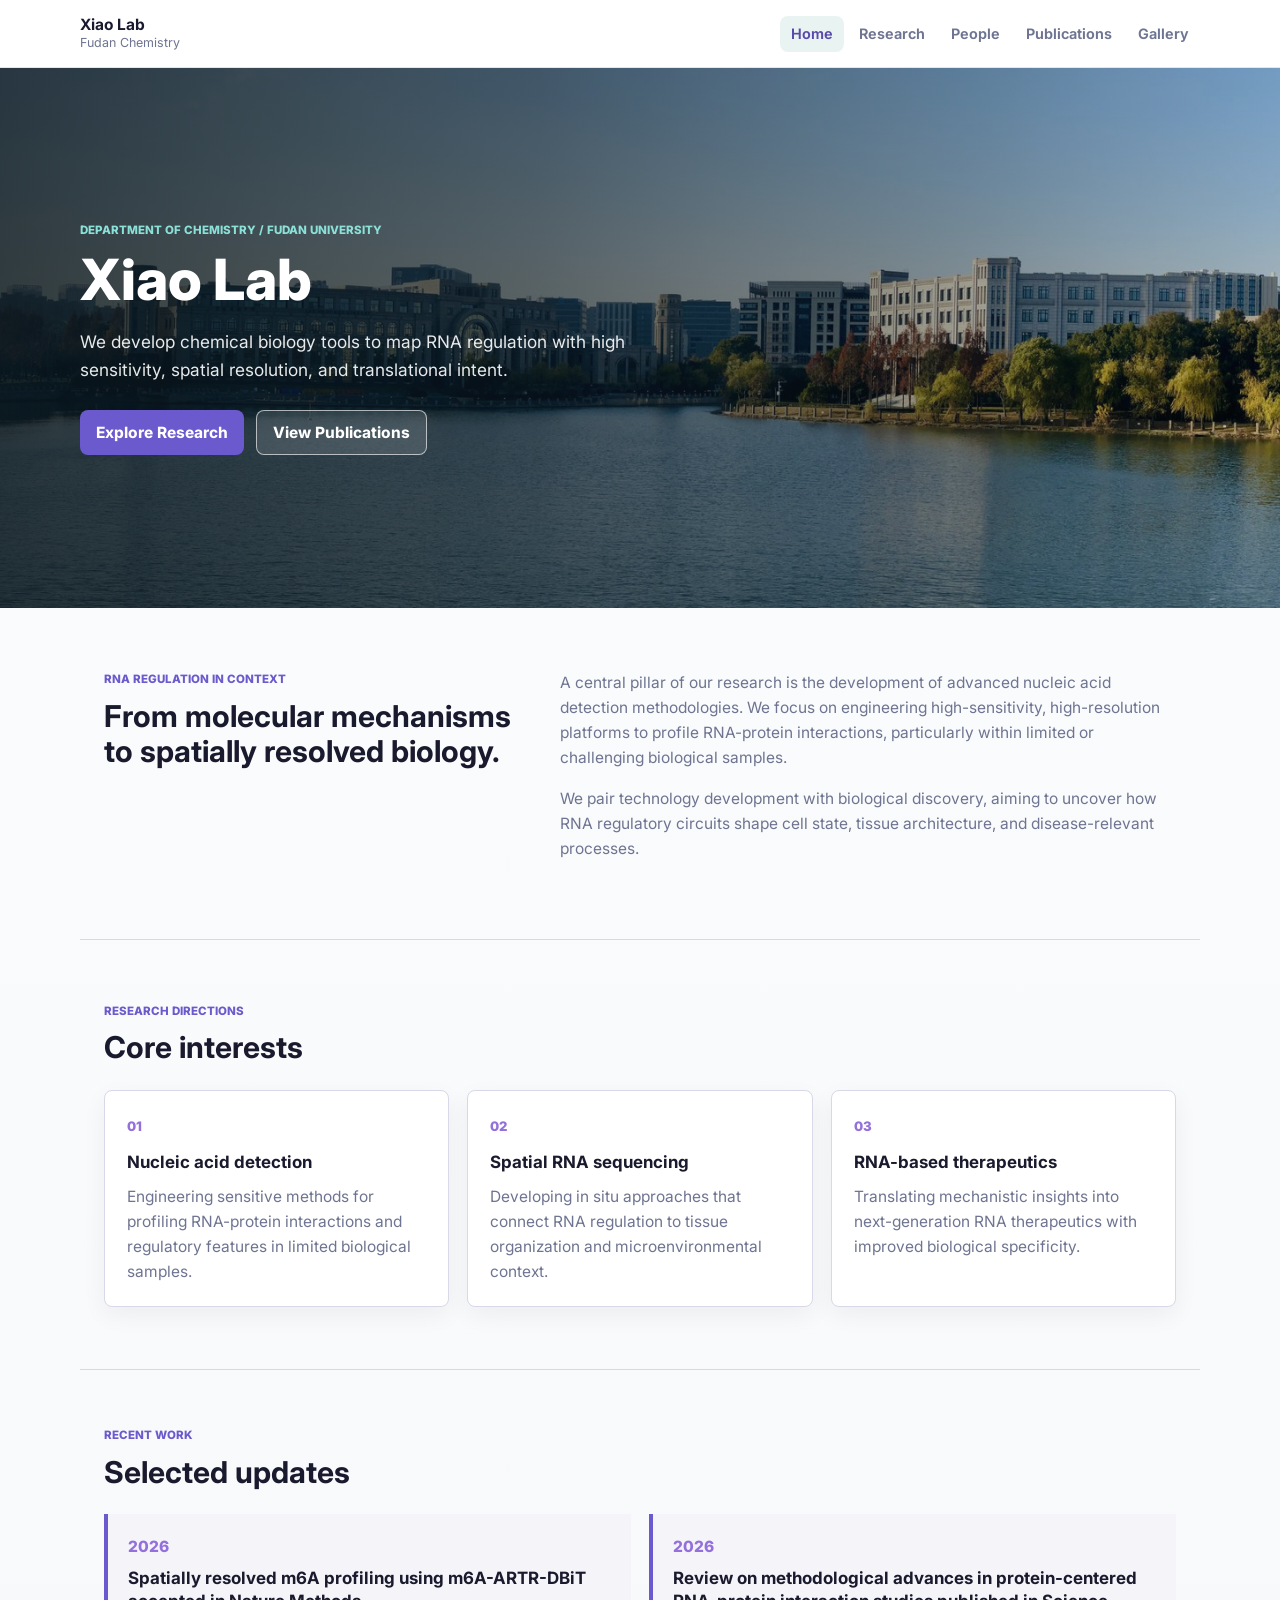
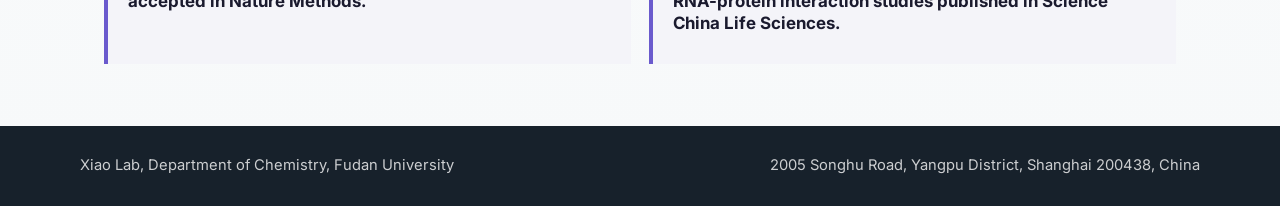
<file: index.html>
<!DOCTYPE html>
<html lang="en">
<head>
  <meta charset="utf-8">
  <meta name="viewport" content="width=device-width, initial-scale=1">
  <title>Xiao Lab | Fudan University</title>
  <meta name="description" content="Xiao Lab at the Department of Chemistry, Fudan University. Chemical biology tools for RNA regulation, spatial sequencing, and RNA-based therapeutics.">
  <link rel="preconnect" href="https://fonts.googleapis.com">
  <link rel="preconnect" href="https://fonts.gstatic.com" crossorigin>
  <link href="https://fonts.googleapis.com/css2?family=Inter:wght@300;400;600;700;800;900&display=swap" rel="stylesheet">
  <link rel="preload" as="image" href="assets/fudan-campus.jpg">
  <link rel="stylesheet" href="assets/styles.css">
</head>
<body>
  <header class="site-header">
    <a class="brand" href="index.html" aria-label="Xiao Lab home">
      <span>
        <strong>Xiao Lab</strong>
        <small>Fudan Chemistry</small>
      </span>
    </a>
    <button class="nav-toggle" aria-expanded="false" aria-label="Toggle navigation">
      <span class="bar"></span>
      <span class="bar"></span>
      <span class="bar"></span>
    </button>
    <nav class="site-nav" aria-label="Primary navigation">
      <a class="active" href="index.html">Home</a>
      <a href="research.html">Research</a>
      <a href="people.html">People</a>
      <a href="publications.html">Publications</a>
      <a href="gallery.html">Gallery</a>
    </nav>
  </header>

  <main>
    <section class="hero" aria-label="Xiao Lab introduction">
      <div class="hero-copy">
        <p class="eyebrow">Department of Chemistry / Fudan University</p>
        <h1>Xiao Lab</h1>
        <p>We develop chemical biology tools to map RNA regulation with high sensitivity, spatial resolution, and translational intent.</p>
        <div class="hero-actions">
          <a class="button" href="research.html">Explore Research</a>
          <a class="button button-ghost" href="publications.html">View Publications</a>
        </div>
      </div>
    </section>

    <section class="section intro-grid">
      <div>
        <p class="eyebrow">RNA regulation in context</p>
        <h2>From molecular mechanisms to spatially resolved biology.</h2>
      </div>
      <div class="intro-copy">
        <p>A central pillar of our research is the development of advanced nucleic acid detection methodologies. We focus on engineering high-sensitivity, high-resolution platforms to profile RNA-protein interactions, particularly within limited or challenging biological samples.</p>
        <p>We pair technology development with biological discovery, aiming to uncover how RNA regulatory circuits shape cell state, tissue architecture, and disease-relevant processes.</p>
      </div>
    </section>

    <section class="section">
      <div class="section-heading">
        <p class="eyebrow">Research directions</p>
        <h2>Core interests</h2>
      </div>
      <div class="research-cards">
        <article class="card">
          <span class="card-kicker">01</span>
          <h3>Nucleic acid detection</h3>
          <p>Engineering sensitive methods for profiling RNA-protein interactions and regulatory features in limited biological samples.</p>
        </article>
        <article class="card">
          <span class="card-kicker">02</span>
          <h3>Spatial RNA sequencing</h3>
          <p>Developing in situ approaches that connect RNA regulation to tissue organization and microenvironmental context.</p>
        </article>
        <article class="card">
          <span class="card-kicker">03</span>
          <h3>RNA-based therapeutics</h3>
          <p>Translating mechanistic insights into next-generation RNA therapeutics with improved biological specificity.</p>
        </article>
      </div>
    </section>

    <section class="section news-band">
      <div class="section-heading">
        <p class="eyebrow">Recent work</p>
        <h2>Selected updates</h2>
      </div>
      <div class="news-list">
        <article>
          <time>2026</time>
          <h3>Spatially resolved m6A profiling using m6A-ARTR-DBiT accepted in Nature Methods.</h3>
        </article>
        <article>
          <time>2026</time>
          <h3>Review on methodological advances in protein-centered RNA-protein interaction studies published in Science China Life Sciences.</h3>
        </article>
      </div>
    </section>
  </main>

  <footer class="site-footer">
    <p>Xiao Lab, Department of Chemistry, Fudan University</p>
    <p>2005 Songhu Road, Yangpu District, Shanghai 200438, China</p>
  </footer>
  <script>
    (function () {
      var btn = document.querySelector('.nav-toggle');
      var nav = document.querySelector('.site-nav');
      if (!btn || !nav) return;
      btn.addEventListener('click', function () {
        var open = nav.classList.toggle('open');
        btn.setAttribute('aria-expanded', open);
      });
    })();
  </script>
</body>
</html>
</file>
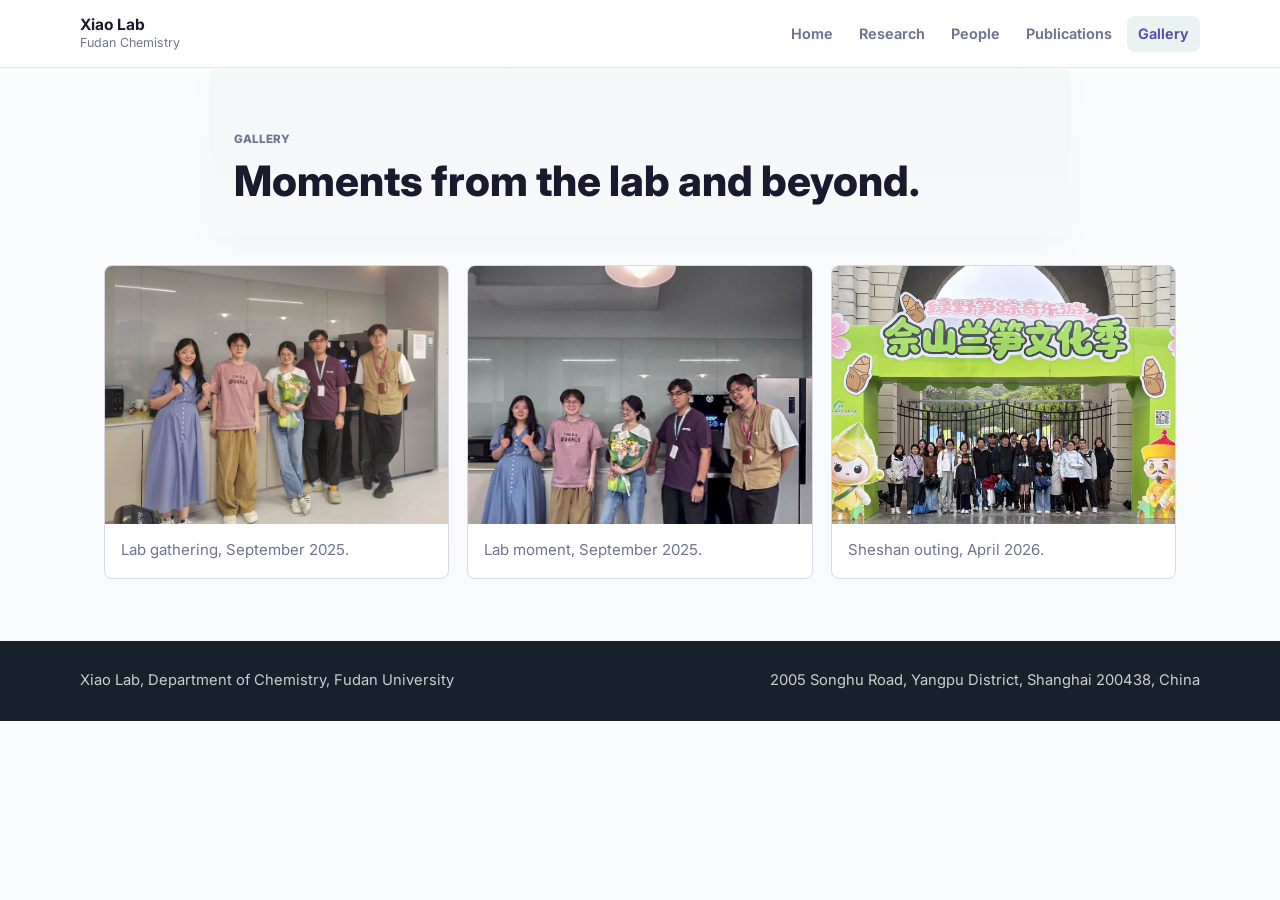
<file: gallery.html>
<!DOCTYPE html>
<html lang="en">
<head>
  <meta charset="utf-8">
  <meta name="viewport" content="width=device-width, initial-scale=1">
  <title>Gallery | Xiao Lab</title>
  <meta name="description" content="Gallery from Xiao Lab at Fudan University.">
  <link rel="preconnect" href="https://fonts.googleapis.com">
  <link rel="preconnect" href="https://fonts.gstatic.com" crossorigin>
  <link href="https://fonts.googleapis.com/css2?family=Inter:wght@300;400;600;700;800;900&display=swap" rel="stylesheet">
  <link rel="stylesheet" href="assets/styles.css">
</head>
<body>
  <header class="site-header">
    <a class="brand" href="index.html" aria-label="Xiao Lab home">
      <span>
        <strong>Xiao Lab</strong>
        <small>Fudan Chemistry</small>
      </span>
    </a>
    <button class="nav-toggle" aria-expanded="false" aria-label="Toggle navigation">
      <span class="bar"></span>
      <span class="bar"></span>
      <span class="bar"></span>
    </button>
    <nav class="site-nav" aria-label="Primary navigation">
      <a href="index.html">Home</a>
      <a href="research.html">Research</a>
      <a href="people.html">People</a>
      <a href="publications.html">Publications</a>
      <a class="active" href="gallery.html">Gallery</a>
    </nav>
  </header>

  <main>
    <section class="page-hero compact-hero">
      <p class="eyebrow">Gallery</p>
      <h1>Moments from the lab and beyond.</h1>
    </section>

    <section class="section gallery-grid">
      <figure>
        <img src="assets/gallery-20250910-2.jpg" alt="Lab group photo" loading="lazy" decoding="async">
        <figcaption>Lab gathering, September 2025.</figcaption>
      </figure>
      <figure>
        <img src="assets/gallery-20250910.jpg" alt="Lab members together" loading="lazy" decoding="async">
        <figcaption>Lab moment, September 2025.</figcaption>
      </figure>
      <figure>
        <img src="assets/gallery-20260411-sheshan.jpg" alt="Group visit to Sheshan" loading="lazy" decoding="async">
        <figcaption>Sheshan outing, April 2026.</figcaption>
      </figure>
    </section>
  </main>

  <footer class="site-footer">
    <p>Xiao Lab, Department of Chemistry, Fudan University</p>
    <p>2005 Songhu Road, Yangpu District, Shanghai 200438, China</p>
  </footer>
  <script>
    (function () {
      var btn = document.querySelector('.nav-toggle');
      var nav = document.querySelector('.site-nav');
      if (!btn || !nav) return;
      btn.addEventListener('click', function () {
        var open = nav.classList.toggle('open');
        btn.setAttribute('aria-expanded', open);
      });
    })();
  </script>
</body>
</html>
</file>
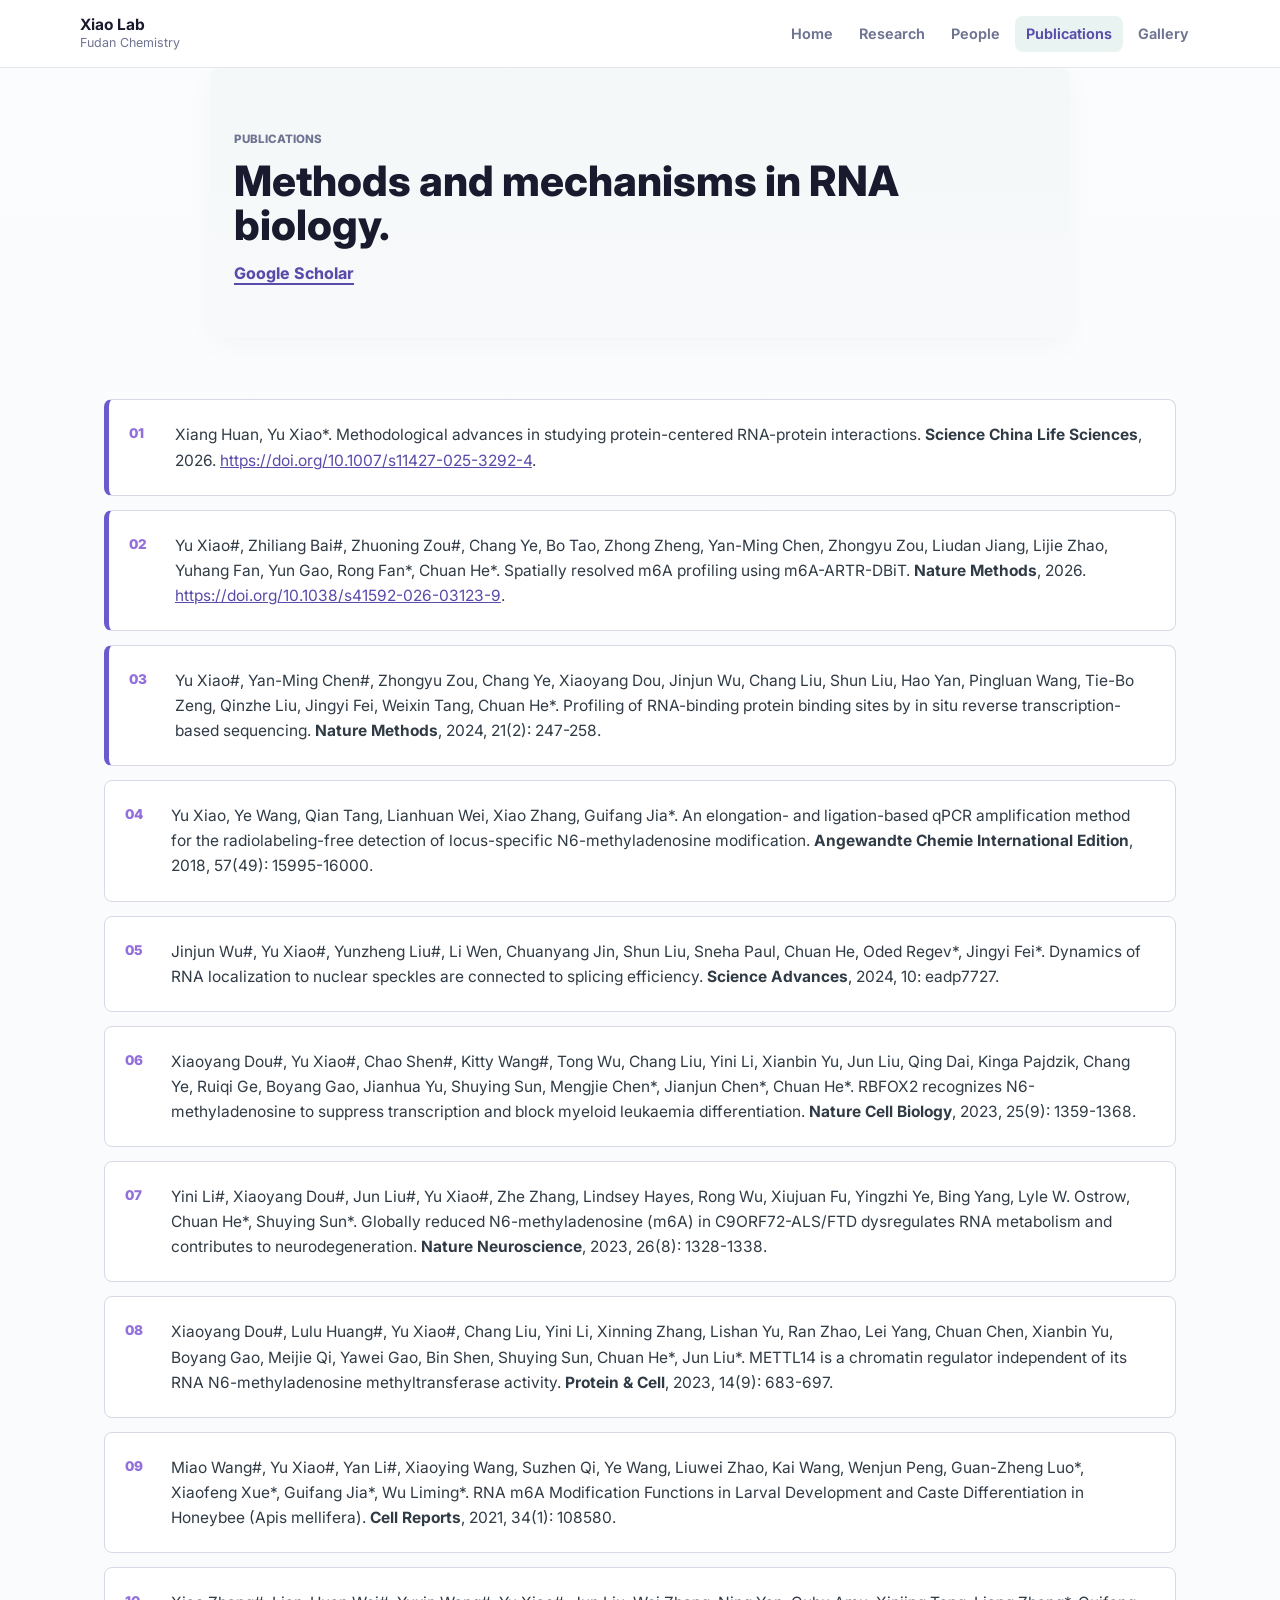
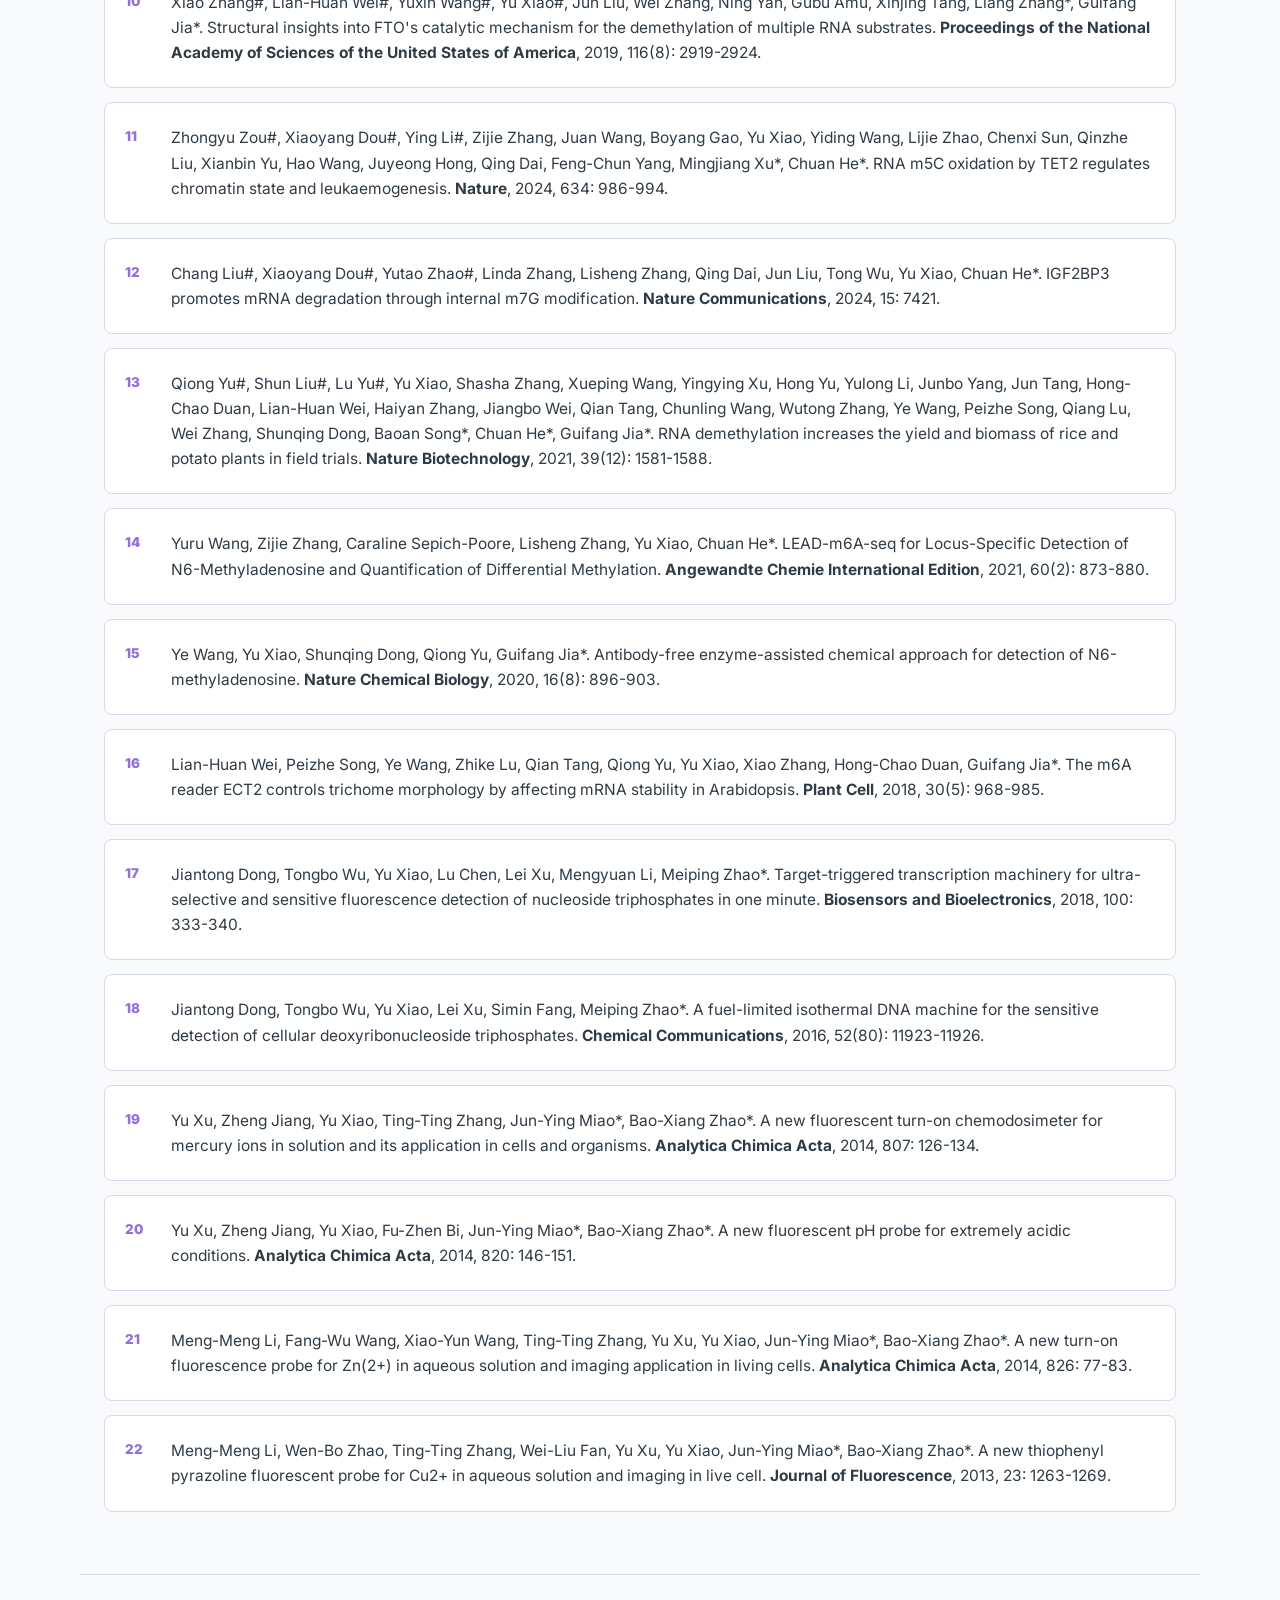
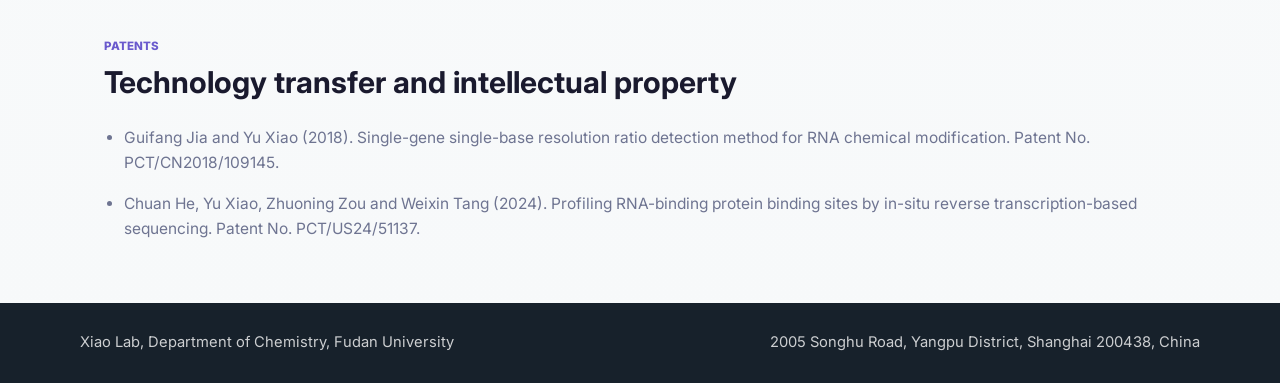
<file: publications.html>
<!DOCTYPE html>
<html lang="en">
<head>
  <meta charset="utf-8">
  <meta name="viewport" content="width=device-width, initial-scale=1">
  <title>Publications | Xiao Lab</title>
  <meta name="description" content="Publications from Xiao Lab and Yu Xiao.">
  <link rel="preconnect" href="https://fonts.googleapis.com">
  <link rel="preconnect" href="https://fonts.gstatic.com" crossorigin>
  <link href="https://fonts.googleapis.com/css2?family=Inter:wght@300;400;600;700;800;900&display=swap" rel="stylesheet">
  <link rel="stylesheet" href="assets/styles.css">
</head>
<body>
  <header class="site-header">
    <a class="brand" href="index.html" aria-label="Xiao Lab home">
      <span>
        <strong>Xiao Lab</strong>
        <small>Fudan Chemistry</small>
      </span>
    </a>
    <button class="nav-toggle" aria-expanded="false" aria-label="Toggle navigation">
      <span class="bar"></span>
      <span class="bar"></span>
      <span class="bar"></span>
    </button>
    <nav class="site-nav" aria-label="Primary navigation">
      <a href="index.html">Home</a>
      <a href="research.html">Research</a>
      <a href="people.html">People</a>
      <a class="active" href="publications.html">Publications</a>
      <a href="gallery.html">Gallery</a>
    </nav>
  </header>

  <main>
    <section class="page-hero compact-hero">
      <p class="eyebrow">Publications</p>
      <h1>Methods and mechanisms in RNA biology.</h1>
      <p><a class="text-link" href="https://scholar.google.com/citations?user=_khXGroAAAAJ&amp;hl=zh-CN">Google Scholar</a></p>
    </section>

    <section class="section publications">
      <ol class="publication-list">
        <li class="featured-publication">
          <p>Xiang Huan, Yu Xiao*. Methodological advances in studying protein-centered RNA-protein interactions. <strong>Science China Life Sciences</strong>, 2026. <a href="https://doi.org/10.1007/s11427-025-3292-4">https://doi.org/10.1007/s11427-025-3292-4</a>.</p>
        </li>
        <li class="featured-publication">
          <p>Yu Xiao#, Zhiliang Bai#, Zhuoning Zou#, Chang Ye, Bo Tao, Zhong Zheng, Yan-Ming Chen, Zhongyu Zou, Liudan Jiang, Lijie Zhao, Yuhang Fan, Yun Gao, Rong Fan*, Chuan He*. Spatially resolved m6A profiling using m6A-ARTR-DBiT. <strong>Nature Methods</strong>, 2026. <a href="https://doi.org/10.1038/s41592-026-03123-9">https://doi.org/10.1038/s41592-026-03123-9</a>.</p>
        </li>
        <li class="featured-publication">
          <p>Yu Xiao#, Yan-Ming Chen#, Zhongyu Zou, Chang Ye, Xiaoyang Dou, Jinjun Wu, Chang Liu, Shun Liu, Hao Yan, Pingluan Wang, Tie-Bo Zeng, Qinzhe Liu, Jingyi Fei, Weixin Tang, Chuan He*. Profiling of RNA-binding protein binding sites by in situ reverse transcription-based sequencing. <strong>Nature Methods</strong>, 2024, 21(2): 247-258.</p>
        </li>
        <li>
          <p>Yu Xiao, Ye Wang, Qian Tang, Lianhuan Wei, Xiao Zhang, Guifang Jia*. An elongation- and ligation-based qPCR amplification method for the radiolabeling-free detection of locus-specific N6-methyladenosine modification. <strong>Angewandte Chemie International Edition</strong>, 2018, 57(49): 15995-16000.</p>
        </li>
        <li>
          <p>Jinjun Wu#, Yu Xiao#, Yunzheng Liu#, Li Wen, Chuanyang Jin, Shun Liu, Sneha Paul, Chuan He, Oded Regev*, Jingyi Fei*. Dynamics of RNA localization to nuclear speckles are connected to splicing efficiency. <strong>Science Advances</strong>, 2024, 10: eadp7727.</p>
        </li>
        <li>
          <p>Xiaoyang Dou#, Yu Xiao#, Chao Shen#, Kitty Wang#, Tong Wu, Chang Liu, Yini Li, Xianbin Yu, Jun Liu, Qing Dai, Kinga Pajdzik, Chang Ye, Ruiqi Ge, Boyang Gao, Jianhua Yu, Shuying Sun, Mengjie Chen*, Jianjun Chen*, Chuan He*. RBFOX2 recognizes N6-methyladenosine to suppress transcription and block myeloid leukaemia differentiation. <strong>Nature Cell Biology</strong>, 2023, 25(9): 1359-1368.</p>
        </li>
        <li>
          <p>Yini Li#, Xiaoyang Dou#, Jun Liu#, Yu Xiao#, Zhe Zhang, Lindsey Hayes, Rong Wu, Xiujuan Fu, Yingzhi Ye, Bing Yang, Lyle W. Ostrow, Chuan He*, Shuying Sun*. Globally reduced N6-methyladenosine (m6A) in C9ORF72-ALS/FTD dysregulates RNA metabolism and contributes to neurodegeneration. <strong>Nature Neuroscience</strong>, 2023, 26(8): 1328-1338.</p>
        </li>
        <li>
          <p>Xiaoyang Dou#, Lulu Huang#, Yu Xiao#, Chang Liu, Yini Li, Xinning Zhang, Lishan Yu, Ran Zhao, Lei Yang, Chuan Chen, Xianbin Yu, Boyang Gao, Meijie Qi, Yawei Gao, Bin Shen, Shuying Sun, Chuan He*, Jun Liu*. METTL14 is a chromatin regulator independent of its RNA N6-methyladenosine methyltransferase activity. <strong>Protein &amp; Cell</strong>, 2023, 14(9): 683-697.</p>
        </li>
        <li>
          <p>Miao Wang#, Yu Xiao#, Yan Li#, Xiaoying Wang, Suzhen Qi, Ye Wang, Liuwei Zhao, Kai Wang, Wenjun Peng, Guan-Zheng Luo*, Xiaofeng Xue*, Guifang Jia*, Wu Liming*. RNA m6A Modification Functions in Larval Development and Caste Differentiation in Honeybee (Apis mellifera). <strong>Cell Reports</strong>, 2021, 34(1): 108580.</p>
        </li>
        <li>
          <p>Xiao Zhang#, Lian-Huan Wei#, Yuxin Wang#, Yu Xiao#, Jun Liu, Wei Zhang, Ning Yan, Gubu Amu, Xinjing Tang, Liang Zhang*, Guifang Jia*. Structural insights into FTO's catalytic mechanism for the demethylation of multiple RNA substrates. <strong>Proceedings of the National Academy of Sciences of the United States of America</strong>, 2019, 116(8): 2919-2924.</p>
        </li>
        <li>
          <p>Zhongyu Zou#, Xiaoyang Dou#, Ying Li#, Zijie Zhang, Juan Wang, Boyang Gao, Yu Xiao, Yiding Wang, Lijie Zhao, Chenxi Sun, Qinzhe Liu, Xianbin Yu, Hao Wang, Juyeong Hong, Qing Dai, Feng-Chun Yang, Mingjiang Xu*, Chuan He*. RNA m5C oxidation by TET2 regulates chromatin state and leukaemogenesis. <strong>Nature</strong>, 2024, 634: 986-994.</p>
        </li>
        <li>
          <p>Chang Liu#, Xiaoyang Dou#, Yutao Zhao#, Linda Zhang, Lisheng Zhang, Qing Dai, Jun Liu, Tong Wu, Yu Xiao, Chuan He*. IGF2BP3 promotes mRNA degradation through internal m7G modification. <strong>Nature Communications</strong>, 2024, 15: 7421.</p>
        </li>
        <li>
          <p>Qiong Yu#, Shun Liu#, Lu Yu#, Yu Xiao, Shasha Zhang, Xueping Wang, Yingying Xu, Hong Yu, Yulong Li, Junbo Yang, Jun Tang, Hong-Chao Duan, Lian-Huan Wei, Haiyan Zhang, Jiangbo Wei, Qian Tang, Chunling Wang, Wutong Zhang, Ye Wang, Peizhe Song, Qiang Lu, Wei Zhang, Shunqing Dong, Baoan Song*, Chuan He*, Guifang Jia*. RNA demethylation increases the yield and biomass of rice and potato plants in field trials. <strong>Nature Biotechnology</strong>, 2021, 39(12): 1581-1588.</p>
        </li>
        <li>
          <p>Yuru Wang, Zijie Zhang, Caraline Sepich-Poore, Lisheng Zhang, Yu Xiao, Chuan He*. LEAD-m6A-seq for Locus-Specific Detection of N6-Methyladenosine and Quantification of Differential Methylation. <strong>Angewandte Chemie International Edition</strong>, 2021, 60(2): 873-880.</p>
        </li>
        <li>
          <p>Ye Wang, Yu Xiao, Shunqing Dong, Qiong Yu, Guifang Jia*. Antibody-free enzyme-assisted chemical approach for detection of N6-methyladenosine. <strong>Nature Chemical Biology</strong>, 2020, 16(8): 896-903.</p>
        </li>
        <li>
          <p>Lian-Huan Wei, Peizhe Song, Ye Wang, Zhike Lu, Qian Tang, Qiong Yu, Yu Xiao, Xiao Zhang, Hong-Chao Duan, Guifang Jia*. The m6A reader ECT2 controls trichome morphology by affecting mRNA stability in Arabidopsis. <strong>Plant Cell</strong>, 2018, 30(5): 968-985.</p>
        </li>
        <li>
          <p>Jiantong Dong, Tongbo Wu, Yu Xiao, Lu Chen, Lei Xu, Mengyuan Li, Meiping Zhao*. Target-triggered transcription machinery for ultra-selective and sensitive fluorescence detection of nucleoside triphosphates in one minute. <strong>Biosensors and Bioelectronics</strong>, 2018, 100: 333-340.</p>
        </li>
        <li>
          <p>Jiantong Dong, Tongbo Wu, Yu Xiao, Lei Xu, Simin Fang, Meiping Zhao*. A fuel-limited isothermal DNA machine for the sensitive detection of cellular deoxyribonucleoside triphosphates. <strong>Chemical Communications</strong>, 2016, 52(80): 11923-11926.</p>
        </li>
        <li>
          <p>Yu Xu, Zheng Jiang, Yu Xiao, Ting-Ting Zhang, Jun-Ying Miao*, Bao-Xiang Zhao*. A new fluorescent turn-on chemodosimeter for mercury ions in solution and its application in cells and organisms. <strong>Analytica Chimica Acta</strong>, 2014, 807: 126-134.</p>
        </li>
        <li>
          <p>Yu Xu, Zheng Jiang, Yu Xiao, Fu-Zhen Bi, Jun-Ying Miao*, Bao-Xiang Zhao*. A new fluorescent pH probe for extremely acidic conditions. <strong>Analytica Chimica Acta</strong>, 2014, 820: 146-151.</p>
        </li>
        <li>
          <p>Meng-Meng Li, Fang-Wu Wang, Xiao-Yun Wang, Ting-Ting Zhang, Yu Xu, Yu Xiao, Jun-Ying Miao*, Bao-Xiang Zhao*. A new turn-on fluorescence probe for Zn(2+) in aqueous solution and imaging application in living cells. <strong>Analytica Chimica Acta</strong>, 2014, 826: 77-83.</p>
        </li>
        <li>
          <p>Meng-Meng Li, Wen-Bo Zhao, Ting-Ting Zhang, Wei-Liu Fan, Yu Xu, Yu Xiao, Jun-Ying Miao*, Bao-Xiang Zhao*. A new thiophenyl pyrazoline fluorescent probe for Cu2+ in aqueous solution and imaging in live cell. <strong>Journal of Fluorescence</strong>, 2013, 23: 1263-1269.</p>
        </li>
      </ol>
    </section>

    <section class="section patents">
      <div class="section-heading">
        <p class="eyebrow">Patents</p>
        <h2>Technology transfer and intellectual property</h2>
      </div>
      <ul class="plain-list">
        <li>Guifang Jia and Yu Xiao (2018). Single-gene single-base resolution ratio detection method for RNA chemical modification. Patent No. PCT/CN2018/109145.</li>
        <li>Chuan He, Yu Xiao, Zhuoning Zou and Weixin Tang (2024). Profiling RNA-binding protein binding sites by in-situ reverse transcription-based sequencing. Patent No. PCT/US24/51137.</li>
      </ul>
    </section>
  </main>

  <footer class="site-footer">
    <p>Xiao Lab, Department of Chemistry, Fudan University</p>
    <p>2005 Songhu Road, Yangpu District, Shanghai 200438, China</p>
  </footer>
    <script>
      (function () {
        var btn = document.querySelector('.nav-toggle');
        var nav = document.querySelector('.site-nav');
        if (!btn || !nav) return;
        btn.addEventListener('click', function () {
          var open = nav.classList.toggle('open');
          btn.setAttribute('aria-expanded', open);
        });
      })();
    </script>
</body>
</html>
</file>
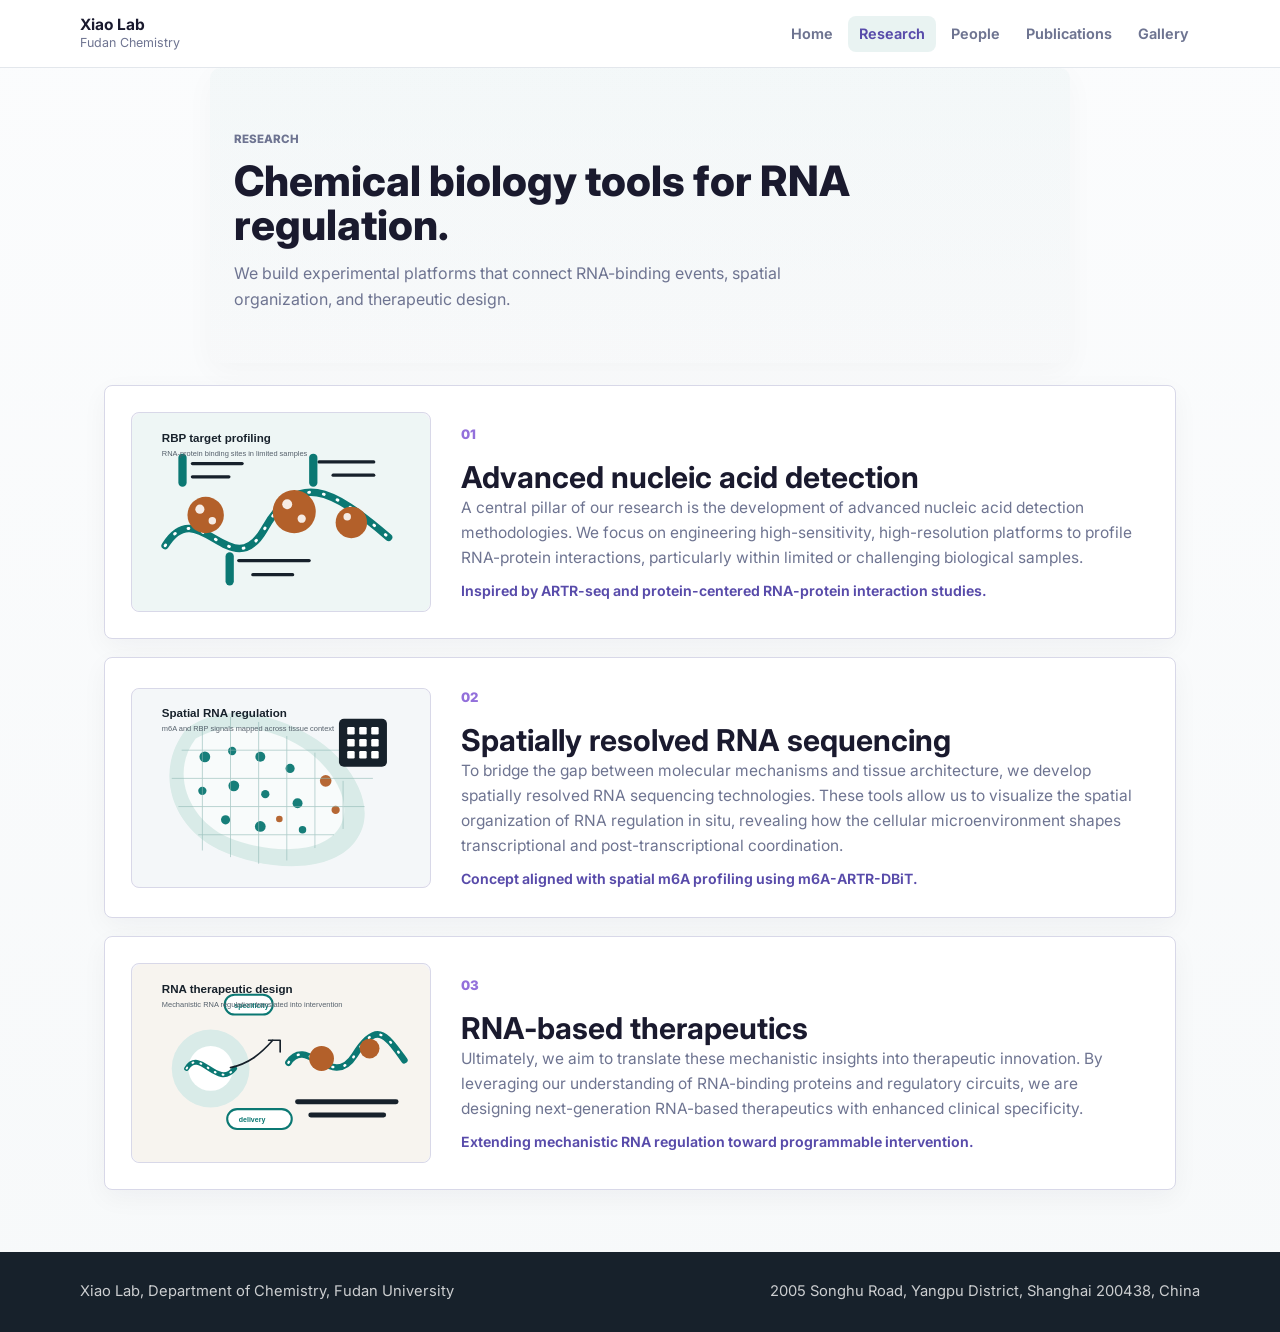
<file: research.html>
<!DOCTYPE html>
<html lang="en">
<head>
  <meta charset="utf-8">
  <meta name="viewport" content="width=device-width, initial-scale=1">
  <title>Research | Xiao Lab</title>
  <meta name="description" content="Research directions of Xiao Lab at Fudan University.">
  <link rel="preconnect" href="https://fonts.googleapis.com">
  <link rel="preconnect" href="https://fonts.gstatic.com" crossorigin>
  <link href="https://fonts.googleapis.com/css2?family=Inter:wght@300;400;600;700;800;900&display=swap" rel="stylesheet">
  <link rel="stylesheet" href="assets/styles.css">
</head>
<body>
  <header class="site-header">
    <a class="brand" href="index.html" aria-label="Xiao Lab home">
      <span>
        <strong>Xiao Lab</strong>
        <small>Fudan Chemistry</small>
      </span>
    </a>
    <button class="nav-toggle" aria-expanded="false" aria-label="Toggle navigation">
      <span class="bar"></span>
      <span class="bar"></span>
      <span class="bar"></span>
    </button>
    <nav class="site-nav" aria-label="Primary navigation">
      <a href="index.html">Home</a>
      <a class="active" href="research.html">Research</a>
      <a href="people.html">People</a>
      <a href="publications.html">Publications</a>
      <a href="gallery.html">Gallery</a>
    </nav>
  </header>

  <main>
    <section class="page-hero compact-hero">
      <p class="eyebrow">Research</p>
      <h1>Chemical biology tools for RNA regulation.</h1>
      <p>We build experimental platforms that connect RNA-binding events, spatial organization, and therapeutic design.</p>
    </section>

    <section class="section research-layout">
      <article class="research-block">
        <img class="research-figure" src="assets/research-rbp.svg" alt="Schematic of RNA-protein interaction mapping" loading="lazy" decoding="async">
        <div>
          <span class="card-kicker">01</span>
          <h2>Advanced nucleic acid detection</h2>
          <p>A central pillar of our research is the development of advanced nucleic acid detection methodologies. We focus on engineering high-sensitivity, high-resolution platforms to profile RNA-protein interactions, particularly within limited or challenging biological samples.</p>
          <p class="figure-note">Inspired by ARTR-seq and protein-centered RNA-protein interaction studies.</p>
        </div>
      </article>

      <article class="research-block">
        <img class="research-figure" src="assets/research-spatial.svg" alt="Schematic of spatial RNA sequencing across tissue regions" loading="lazy" decoding="async">
        <div>
          <span class="card-kicker">02</span>
          <h2>Spatially resolved RNA sequencing</h2>
          <p>To bridge the gap between molecular mechanisms and tissue architecture, we develop spatially resolved RNA sequencing technologies. These tools allow us to visualize the spatial organization of RNA regulation in situ, revealing how the cellular microenvironment shapes transcriptional and post-transcriptional coordination.</p>
          <p class="figure-note">Concept aligned with spatial m6A profiling using m6A-ARTR-DBiT.</p>
        </div>
      </article>

      <article class="research-block">
        <img class="research-figure" src="assets/research-therapeutics.svg" alt="Schematic of RNA-based therapeutic design" loading="lazy" decoding="async">
        <div>
          <span class="card-kicker">03</span>
          <h2>RNA-based therapeutics</h2>
          <p>Ultimately, we aim to translate these mechanistic insights into therapeutic innovation. By leveraging our understanding of RNA-binding proteins and regulatory circuits, we are designing next-generation RNA-based therapeutics with enhanced clinical specificity.</p>
          <p class="figure-note">Extending mechanistic RNA regulation toward programmable intervention.</p>
        </div>
      </article>
    </section>
  </main>

  <footer class="site-footer">
    <p>Xiao Lab, Department of Chemistry, Fudan University</p>
    <p>2005 Songhu Road, Yangpu District, Shanghai 200438, China</p>
  </footer>
  <script>
    (function () {
      var btn = document.querySelector('.nav-toggle');
      var nav = document.querySelector('.site-nav');
      if (!btn || !nav) return;
      btn.addEventListener('click', function () {
        var open = nav.classList.toggle('open');
        btn.setAttribute('aria-expanded', open);
      });
    })();
  </script>
</body>
</html>
</file>
<file: assets/styles.css>
:root {
  --ink: #1a1a2e;
  --muted: #6e7491;
  --subtle: #f4f4f9;
  --surface: #ffffff;
  --line: #d8d8e8;
  --accent: #6A5ACD;
  --accent-dark: #584BAA;
  --warm: #9370DB;
  --shadow: 0 14px 34px rgba(23, 33, 43, 0.1);
  --max: 1120px;
}

* {
  box-sizing: border-box;
}

html {
  scroll-behavior: smooth;
}

body {
  margin: 0;
  color: var(--ink);
  background: linear-gradient(180deg, #fbfcfd 0%, #f7f9fa 100%);
  font-family: Inter, ui-sans-serif, system-ui, -apple-system, BlinkMacSystemFont, "Segoe UI", Arial, sans-serif;
  font-size: 15.5px;
  line-height: 1.62;
  letter-spacing: 0;
}

img {
  display: block;
  max-width: 100%;
}

a {
  color: inherit;
}

.site-header {
  position: sticky;
  top: 0;
  z-index: 20;
  display: flex;
  align-items: center;
  justify-content: space-between;
  gap: 24px;
  min-height: 68px;
  padding: 10px max(24px, calc((100vw - var(--max)) / 2));
  background: rgba(255, 255, 255, 0.96);
  border-bottom: 1px solid rgba(220, 226, 232, 0.8);
  backdrop-filter: blur(16px);
}

.brand {
  display: inline-flex;
  align-items: center;
  gap: 12px;
  min-width: 190px;
  text-decoration: none;
}

.brand-mark {
  display: grid;
  place-items: center;
  width: 40px;
  height: 40px;
  border-radius: 8px;
  color: #ffffff;
  background: linear-gradient(135deg, var(--accent), #1c8e5f);
  font-weight: 800;
}

.brand strong,
.brand small {
  display: block;
  line-height: 1.2;
}

.brand small {
  margin-top: 2px;
  color: var(--muted);
  font-size: 0.78rem;
}

.site-nav {
  display: flex;
  align-items: center;
  justify-content: flex-end;
  gap: 4px;
  flex-wrap: wrap;
}

.site-nav a {
  min-height: 36px;
  padding: 6px 11px;
  border-radius: 8px;
  color: var(--muted);
  font-weight: 650;
  font-size: 0.9rem;
  text-decoration: none;
}

/* Mobile nav toggle button */
.nav-toggle {
  display: none;
  align-items: center;
  justify-content: center;
  width: 44px;
  height: 44px;
  border-radius: 8px;
  background: transparent;
  border: none;
  cursor: pointer;
}
.nav-toggle .bar {
  display: block;
  width: 20px;
  height: 2px;
  background: var(--ink);
  border-radius: 2px;
  transition: transform .22s ease, opacity .18s ease;
}
.nav-toggle .bar + .bar { margin-top: 5px; }
.nav-toggle[aria-expanded="true"] .bar:first-child { transform: translateY(7px) rotate(45deg); }
.nav-toggle[aria-expanded="true"] .bar:nth-child(2) { opacity: 0; }
.nav-toggle[aria-expanded="true"] .bar:last-child { transform: translateY(-7px) rotate(-45deg); }

.site-nav a:hover,
.site-nav a.active {
  color: var(--accent-dark);
  background: rgba(11, 120, 115, 0.09);
}

.hero {
  min-height: 60vh;
  display: grid;
  align-items: center;
  padding: 72px max(24px, calc((100vw - var(--max)) / 2));
  color: #ffffff;
  background:
    linear-gradient(90deg, rgba(10, 24, 33, 0.82) 0%, rgba(10, 24, 33, 0.62) 42%, rgba(10, 24, 33, 0.2) 100%),
    url("fudan-campus.jpg") center center / cover no-repeat;
}

.hero-copy {
  max-width: 660px;
}

.eyebrow {
  margin: 0 0 10px;
  color: var(--accent);
  font-size: 0.72rem;
  font-weight: 800;
  text-transform: uppercase;
}

.hero .eyebrow {
  color: #8be0d7;
}

.hero h1,
.page-hero h1 {
  margin: 0;
  font-family: Inter, ui-sans-serif, system-ui, -apple-system, BlinkMacSystemFont, "Segoe UI", Arial, sans-serif;
  font-size: 3.55rem;
  line-height: 1.06;
  font-weight: 800;
  letter-spacing: 0;
}

.hero p:not(.eyebrow) {
  max-width: 580px;
  margin: 18px 0 0;
  color: rgba(255, 255, 255, 0.9);
  font-size: 1.08rem;
}

.hero-actions {
  display: flex;
  flex-wrap: wrap;
  gap: 12px;
  margin-top: 26px;
}

.button {
  display: inline-flex;
  align-items: center;
  justify-content: center;
  min-height: 42px;
  padding: 9px 16px;
  border-radius: 8px;
  color: #ffffff;
  background: var(--accent);
  font-weight: 750;
  text-decoration: none;
}

.button:hover {
  background: var(--accent-dark);
}

.button-ghost {
  border: 1px solid rgba(255, 255, 255, 0.62);
  background: rgba(255, 255, 255, 0.12);
}

.button-ghost:hover {
  background: rgba(255, 255, 255, 0.22);
}

.section {
  max-width: var(--max);
  margin: 0 auto;
  padding: 62px 24px;
}

.section + .section {
  border-top: 1px solid var(--line);
}

.intro-grid {
  display: grid;
  grid-template-columns: minmax(240px, 0.9fr) minmax(320px, 1.35fr);
  gap: 46px;
}

.intro-grid h2,
.section-heading h2,
.split-feature h2,
.member-card h2,
.research-block h2,
.patents h2 {
  margin: 0;
  font-family: Inter, ui-sans-serif, system-ui, -apple-system, BlinkMacSystemFont, "Segoe UI", Arial, sans-serif;
  font-size: 1.88rem;
  line-height: 1.18;
  letter-spacing: 0;
  font-weight: 700;
}

.intro-copy p,
.split-feature p,
.member-copy p,
.research-block p,
.page-hero p,
.plain-list li {
  color: var(--muted);
}

.intro-copy p:first-child,
.research-block p:first-of-type {
  margin-top: 0;
}

.section-heading {
  max-width: 760px;
  margin-bottom: 24px;
}

.research-cards {
  display: grid;
  grid-template-columns: repeat(3, minmax(0, 1fr));
  gap: 18px;
}

.card {
  min-height: 214px;
  padding: 22px;
  border: 1px solid var(--line);
  border-radius: 8px;
  background: var(--surface);
  box-shadow: 0 8px 24px rgba(23, 33, 43, 0.055);
}

.card {
  transition: transform .18s ease, box-shadow .18s ease;
}
.card:hover { transform: translateY(-6px); box-shadow: 0 20px 40px rgba(23, 33, 43, 0.12); }

.card-kicker {
  display: inline-block;
  margin-bottom: 14px;
  color: var(--warm);
  font-size: 0.82rem;
  font-weight: 850;
}

.card h3,
.news-list h3 {
  margin: 0 0 10px;
  font-size: 1.06rem;
  line-height: 1.32;
}

.card p {
  margin: 0;
  color: var(--muted);
}

.split-feature,
.profile {
  display: grid;
  grid-template-columns: minmax(280px, 1fr) minmax(260px, 390px);
  align-items: center;
  gap: 48px;
}

.split-feature img,
.profile img {
  width: 100%;
  aspect-ratio: 4 / 5;
  object-fit: cover;
  border-radius: 8px;
  box-shadow: var(--shadow);
}

.text-link {
  color: var(--accent-dark);
  font-weight: 750;
  text-decoration-thickness: 2px;
  text-underline-offset: 4px;
}

.news-band {
  padding-top: 56px;
}

.news-list {
  display: grid;
  grid-template-columns: repeat(2, minmax(0, 1fr));
  gap: 18px;
}

.news-list article {
  padding: 20px;
  border-left: 4px solid var(--accent);
  background: var(--subtle);
}

.news-list time {
  display: block;
  margin-bottom: 8px;
  color: var(--warm);
  font-weight: 800;
}

.page-hero {
  max-width: var(--max);
  margin: 0 auto;
  padding: 62px 24px 34px;
}

.page-hero {
  background: linear-gradient(180deg, rgba(11,120,115,0.03), rgba(10,24,33,0.01));
  border-radius: 10px;
  box-shadow: 0 8px 30px rgba(23, 33, 43, 0.03);
}

.compact-hero {
  max-width: 860px;
}

.page-hero h1 {
  max-width: 820px;
  color: var(--ink);
  font-size: 2.62rem;
}

.page-hero p:not(.eyebrow) {
  max-width: 620px;
  margin-top: 14px;
  font-size: 1rem;
}

.research-layout {
  display: grid;
  gap: 18px;
  padding-top: 22px;
}

.research-block {
  display: grid;
  grid-template-columns: minmax(210px, 300px) minmax(260px, 1fr);
  align-items: center;
  gap: 30px;
  padding: 26px;
  border: 1px solid var(--line);
  border-radius: 8px;
  background: var(--surface);
  box-shadow: 0 8px 26px rgba(23, 33, 43, 0.045);
}

.research-figure {
  width: 100%;
  aspect-ratio: 3 / 2;
  object-fit: cover;
  border: 1px solid var(--line);
  border-radius: 8px;
  background: var(--subtle);
}

.research-block p {
  margin: 10px 0 0;
}

.figure-note {
  color: var(--accent-dark) !important;
  font-size: 0.88rem;
  font-weight: 650;
}

.mentor-section {
  padding-top: 56px;
  padding-bottom: 58px;
}

.mentor-profile {
  display: grid;
  grid-template-columns: minmax(320px, 1fr) minmax(240px, 340px);
  align-items: center;
  gap: 56px;
}

.mentor-copy h1 {
  margin: 0;
  color: #111111;
  font-family: Georgia, "Times New Roman", serif;
  font-size: 3rem;
  line-height: 1.08;
  font-weight: 500;
  letter-spacing: 0;
}

.mentor-lines,
.mentor-history {
  color: #111111;
  font-size: 1.02rem;
}

.mentor-lines {
  display: grid;
  gap: 8px;
  margin-top: 26px;
}

.mentor-lines p,
.mentor-history p {
  margin: 0;
}

.mentor-history {
  display: grid;
  gap: 12px;
  max-width: 720px;
  margin-top: 34px;
}

.mentor-history strong {
  color: var(--accent-dark);
  font-weight: 850;
}

.mentor-email {
  margin: 30px 0 0;
  color: #111111;
  font-size: 1.02rem;
  font-weight: 650;
}

.mentor-email a {
  color: var(--accent-dark);
  text-decoration-thickness: 2px;
  text-underline-offset: 4px;
}

.mentor-photo {
  margin: 0;
}

.mentor-photo img {
  width: 100%;
  aspect-ratio: 4 / 5;
  object-fit: cover;
  border-radius: 22px;
  background: var(--subtle);
  box-shadow: 0 18px 44px rgba(23, 33, 43, 0.12);
}

.people-section {
  padding-top: 24px;
}

.team-section {
  padding-top: 54px;
}

.people-group {
  padding: 30px 0 34px;
  border-top: 1px solid var(--line);
}

.people-group:first-of-type {
  border-top: 0;
  padding-top: 6px;
}

.people-group-heading {
  display: flex;
  align-items: baseline;
  justify-content: space-between;
  gap: 18px;
  margin-bottom: 18px;
}

.people-group-heading h3 {
  margin: 0;
  color: var(--ink);
  font-size: 1.34rem;
  line-height: 1.25;
  font-weight: 750;
}

.empty-note {
  margin: 0;
  padding: 22px;
  border: 1px dashed var(--line);
  border-radius: 8px;
  color: var(--muted);
  background: rgba(255, 255, 255, 0.64);
}

.people-grid {
  display: grid;
  grid-template-columns: repeat(auto-fit, minmax(300px, 1fr));
  gap: 18px;
}

.compact-grid {
  grid-template-columns: repeat(auto-fit, minmax(280px, 420px));
}

.member-card {
  display: grid;
  grid-template-columns: 128px minmax(0, 1fr);
  gap: 20px;
  align-items: start;
  padding: 22px;
  border: 1px solid var(--line);
  border-radius: 8px;
  background: var(--surface);
  box-shadow: 0 8px 24px rgba(23, 33, 43, 0.055);
}

.member-card img {
  width: 128px;
  aspect-ratio: 4 / 5;
  object-fit: cover;
  border-radius: 8px;
  background: var(--subtle);
}

.member-card h2 {
  font-size: 1.28rem;
  font-weight: 700;
}

.member-copy {
  display: flex;
  flex-direction: column;
  min-height: 100%;
}

.member-copy p {
  margin: 10px 0 0;
}

.member-email {
  font-size: 0.92rem;
  margin-top: auto !important;
  padding-top: 18px;
}

.member-email a {
  color: var(--accent-dark);
  overflow-wrap: anywhere;
  text-decoration-thickness: 2px;
  text-underline-offset: 3px;
}

.member-details {
  display: grid;
  gap: 10px;
  margin: 14px 0 0;
}

.member-details div {
  display: grid;
  gap: 2px;
}

.member-details dt {
  color: var(--ink);
  font-weight: 800;
  font-size: 0.88rem;
}

.member-details dd {
  margin: 0;
  color: var(--muted);
  overflow-wrap: anywhere;
}

.timeline {
  display: grid;
  gap: 8px;
  margin: 0;
  padding: 0;
  list-style: none;
}

.timeline li {
  display: grid;
  grid-template-columns: 150px minmax(0, 1fr);
  gap: 24px;
  padding: 18px 0;
  border-bottom: 1px solid var(--line);
}

.timeline time {
  color: var(--accent-dark);
  font-weight: 850;
}

.timeline p {
  margin: 0;
  color: var(--muted);
}

.publication-list {
  display: grid;
  gap: 14px;
  margin: 0;
  padding: 0;
  counter-reset: publications;
  list-style: none;
}

.publication-list li {
  counter-increment: publications;
  position: relative;
  padding: 22px 22px 22px 66px;
  border: 1px solid var(--line);
  border-radius: 8px;
  background: var(--surface);
}

.publication-list li { transition: transform .16s ease, box-shadow .16s ease; }
.publication-list li:hover { transform: translateY(-4px); box-shadow: 0 16px 32px rgba(23,33,43,0.06); }

.publication-list li::before {
  content: counter(publications, decimal-leading-zero);
  position: absolute;
  left: 20px;
  top: 23px;
  color: var(--warm);
  font-weight: 850;
  font-size: 0.84rem;
}

.publication-list p {
  margin: 0;
  color: #303b45;
}

.publication-list a {
  color: var(--accent-dark);
  overflow-wrap: anywhere;
}

.featured-publication {
  border-left: 5px solid var(--accent) !important;
}

.plain-list {
  display: grid;
  gap: 16px;
  margin: 0;
  padding-left: 20px;
}

.gallery-grid {
  display: grid;
  grid-template-columns: repeat(3, minmax(0, 1fr));
  gap: 18px;
  padding-top: 28px;
}

.gallery-grid figure {
  margin: 0;
  border: 1px solid var(--line);
  border-radius: 8px;
  overflow: hidden;
  background: var(--surface);
}

.gallery-grid img {
  width: 100%;
  aspect-ratio: 4 / 3;
  object-fit: cover;
}

.gallery-grid figcaption {
  padding: 14px 16px 16px;
  color: var(--muted);
  font-size: 0.94rem;
}

.site-footer {
  display: flex;
  justify-content: space-between;
  gap: 18px;
  padding: 28px max(24px, calc((100vw - var(--max)) / 2));
  color: rgba(255, 255, 255, 0.78);
  background: #17212b;
  font-size: 0.92rem;
}

.site-footer p {
  margin: 0;
}

@media (max-width: 900px) {
  .site-header {
    align-items: flex-start;
    flex-direction: column;
    gap: 12px;
  }

  .site-nav {
    justify-content: flex-start;
  }

  /* collapse/expand nav on small screens */
  .nav-toggle { display: inline-flex; }
  .site-nav { display: block; width: 100%; max-height: 0; overflow: hidden; transition: max-height .28s ease; }
  .site-nav.open { max-height: 600px; }

  .site-nav a { display: block; padding: 10px 12px; margin: 6px 0; border-radius: 6px; }

  .hero {
    min-height: 64vh;
    padding-top: 70px;
    padding-bottom: 70px;
  }

  .hero h1,
  .page-hero h1 {
    font-size: 3rem;
  }

  .intro-grid,
  .research-cards,
  .split-feature,
  .news-list,
  .gallery-grid {
    grid-template-columns: 1fr;
  }

  .split-feature img,
  .profile img {
    max-width: 430px;
  }

  .research-block,
  .member-card {
    grid-template-columns: 1fr;
    gap: 18px;
  }

  .mentor-section {
    padding-top: 42px;
    padding-bottom: 46px;
  }

  .mentor-profile {
    grid-template-columns: 1fr;
    gap: 36px;
  }

  .mentor-copy h1 {
    font-size: 2.72rem;
  }

  .mentor-photo {
    max-width: 340px;
  }

  .member-card img {
    width: 132px;
  }
}

@media (max-width: 620px) {
  body {
    font-size: 15px;
  }

  .site-header {
    padding: 12px 18px;
  }

  .site-nav a {
    padding: 7px 9px;
    font-size: 0.88rem;
  }

  .hero,
  .section,
  .page-hero {
    padding-left: 18px;
    padding-right: 18px;
  }

  .hero h1,
  .page-hero h1 {
    font-size: 2.45rem;
  }

  .hero p:not(.eyebrow) {
    font-size: 1.05rem;
  }

  .hero-actions,
  .button {
    width: 100%;
  }

  .intro-grid h2,
  .section-heading h2,
  .split-feature h2,
  .member-card h2,
  .research-block h2,
  .patents h2 {
    font-size: 1.75rem;
  }

  .mentor-copy h1 {
    font-size: 2.45rem;
  }

  .mentor-lines,
  .mentor-history {
    font-size: 0.98rem;
  }

  .mentor-lines {
    margin-top: 26px;
  }

  .mentor-history,
  .mentor-email {
    margin-top: 34px;
  }

  .timeline li {
    grid-template-columns: 1fr;
    gap: 6px;
  }


  .member-card { transition: transform .16s ease, box-shadow .16s ease; }
  .member-card:hover { transform: translateY(-4px); box-shadow: 0 18px 34px rgba(23,33,43,0.06); }
  .publication-list li {
    padding: 20px;
  }

  .publication-list li::before {
    position: static;
    display: block;
    margin-bottom: 10px;
  }

  .site-footer {
    flex-direction: column;
    padding-left: 18px;
    padding-right: 18px;
  }
}
</file>
